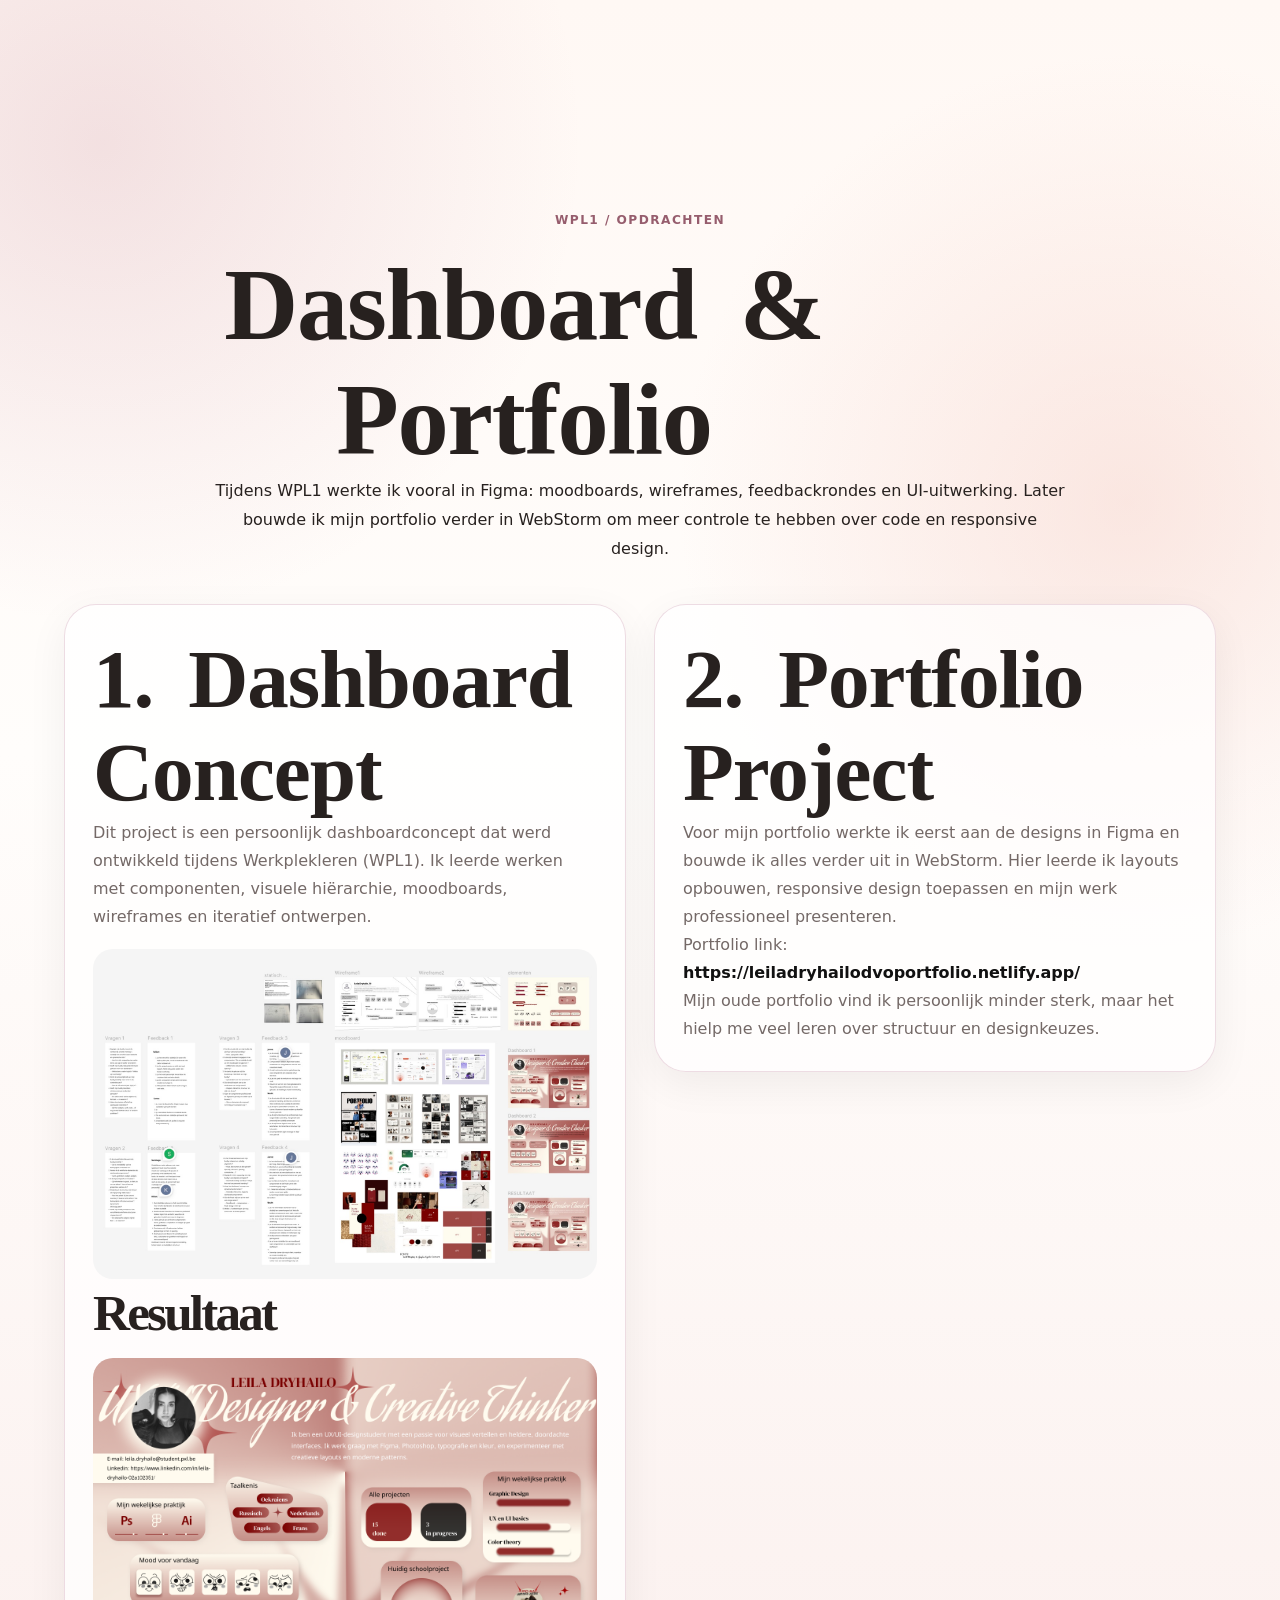
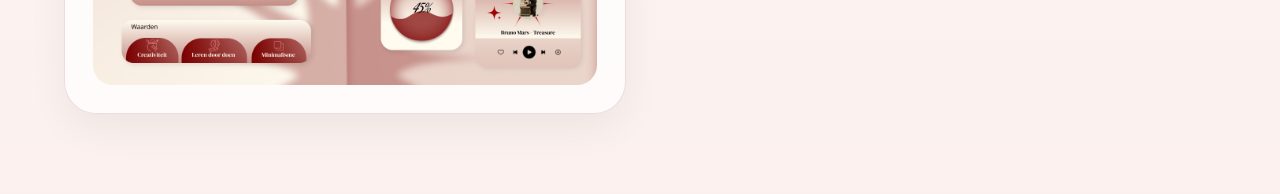
<file: wpl1.html>
<!DOCTYPE html>
<html lang="nl">
<head>
    <meta charset="UTF-8">
    <meta name="viewport" content="width=device-width, initial-scale=1.0">
    <title>WPL1 Opdrachten</title>
    <link rel="stylesheet" href="style.css">

    <style>
        a[href*="netlify.app"]{
            color:#111 !important;
            font-weight:700;
            text-decoration:none;
            border-bottom:2px solid transparent;
            transition:all .25s ease;
        }
        a[href*="netlify.app"]:hover{
            color:#8b0000 !important;
            background:#f3e4e4;
            border-bottom:2px solid #8b0000;
            padding:2px 5px;
            border-radius:6px;
        }
    </style>





    <style>
        header, .site-header, .header, .navbar, .header-container{
            position:fixed !important;
            top:0 !important;
            left:0 !important;
            width:100% !important;
            z-index:9999 !important;
            display:flex !important;
            align-items:center !important;
            justify-content:space-between !important;
        }
        header nav, .site-header nav, .navbar nav, .site-nav, .nav{
            margin-left:auto !important;
            display:flex !important;
            align-items:center !important;
            justify-content:flex-end !important;
            gap:28px !important;
        }
        body{
            padding-top:90px !important;
        }
        html{
            scroll-padding-top:100px !important;
        }
    </style>


    <style id="mobile-menu-fix">
        @media (max-width: 760px) {
            .site-nav,
            nav,
            .nav {
                display: none !important;
            }

            body.menu-open .site-nav,
            body.menu-open nav,
            body.menu-open .nav {
                display: flex !important;
                position: fixed !important;
                top: 72px !important;
                left: 16px !important;
                right: 16px !important;
                z-index: 9998 !important;
                flex-direction: column !important;
                align-items: center !important;
                gap: 20px !important;
                padding: 22px !important;
                border-radius: 24px !important;
                background: rgba(255,255,255,.94) !important;
                box-shadow: 0 18px 50px rgba(50,30,40,.12) !important;
            }

            .menu-toggle,
            button.menu-toggle,
            .mobile-menu-toggle {
                display: inline-flex !important;
                position: relative !important;
                z-index: 10000 !important;
            }
        }

        @media (min-width: 761px) {
            .site-nav,
            nav,
            .nav {
                display: flex !important;
            }
        }
    </style>

</head>
<body>
<main class="wpl1-wrap">
    <section class="wpl1-hero">
        <p class="eyebrow">WPL1 / Opdrachten</p>
        <h1>Dashboard & Portfolio</h1>
        <p class="lead">
            Tijdens WPL1 werkte ik vooral in Figma: moodboards, wireframes, feedbackrondes en UI-uitwerking.
            Later bouwde ik mijn portfolio verder in WebStorm om meer controle te hebben over code en responsive design.
        </p>
    </section>

    <div class="wpl1-grid">

        <div class="wpl1-card">
            <h2>1. Dashboard Concept</h2>
            <p>
                Dit project is een persoonlijk dashboardconcept dat werd ontwikkeld tijdens Werkplekleren (WPL1).
                Ik leerde werken met componenten, visuele hiërarchie, moodboards, wireframes en iteratief ontwerpen.
            </p>
            <img src="assets/images/wpl1_process.jpeg" alt="Proces screenshot">
            <h3>Resultaat</h3>
            <img src="assets/images/dashboard_result.png" alt="Dashboard resultaat">
        </div>

        <div class="wpl1-card">
            <h2>2. Portfolio Project</h2>
            <p>
                Voor mijn portfolio werkte ik eerst aan de designs in Figma en bouwde ik alles verder uit in WebStorm.
                Hier leerde ik layouts opbouwen, responsive design toepassen en mijn werk professioneel presenteren.
            </p>
            <p>
                Portfolio link:<br>
                <a href="https://leiladryhailodvoportfolio.netlify.app/" target="_blank">
                    https://leiladryhailodvoportfolio.netlify.app/
                </a>
            </p>
            <p>
                Mijn oude portfolio vind ik persoonlijk minder sterk, maar het hielp me veel leren over structuur en designkeuzes.
            </p>
        </div>

    </div>
</main>

<script id="mobile-menu-fix-script">
    document.addEventListener('DOMContentLoaded', function () {
        const buttons = Array.from(document.querySelectorAll('.menu-toggle, .mobile-menu-toggle, button'))
            .filter(btn => (btn.textContent || '').trim().toLowerCase() === 'menu' || btn.classList.contains('menu-toggle') || btn.classList.contains('mobile-menu-toggle'));

        buttons.forEach(function (button) {
            button.addEventListener('click', function (event) {
                event.stopPropagation();
                document.body.classList.toggle('menu-open');
            });
        });

        document.querySelectorAll('.site-nav a, nav a, .nav a').forEach(function (link) {
            link.addEventListener('click', function () {
                document.body.classList.remove('menu-open');
            });
        });

        document.addEventListener('click', function (event) {
            if (!document.body.classList.contains('menu-open')) return;
            const isMenu = event.target.closest('.site-nav, nav, .nav');
            const isButton = event.target.closest('.menu-toggle, .mobile-menu-toggle, button');
            if (!isMenu && !isButton) {
                document.body.classList.remove('menu-open');
            }
        });

        window.addEventListener('resize', function () {
            if (window.innerWidth > 760) {
                document.body.classList.remove('menu-open');
            }
        });
    });
</script>

</body>
</html>
</file>
<file: style.css>
:root{
    --bg:#fbf3f6;
    --bg-2:#f6e5eb;
    --ink:#251f22;
    --muted:#75686e;
    --line:#e7cfd9;
    --rose:#d9a0b5;
    --rose-dark:#a8667f;
    --cream:#fffaf7;
    --card:#fffefe;
    --shadow:0 28px 80px rgba(93,54,71,.14);
}

*{box-sizing:border-box;margin:0;padding:0}
html{scroll-behavior:smooth}
body{
    font-family:"Inter",system-ui,-apple-system,Segoe UI,sans-serif;
    color:var(--ink);
    background:
            radial-gradient(circle at top left, rgba(217,160,181,.45), transparent 38rem),
            linear-gradient(180deg,var(--bg),#fff 38%,var(--bg));
    line-height:1.65;
    overflow-x:hidden;
}
img,video{max-width:100%;display:block}
a{color:inherit;text-decoration:none}
.grain{
    pointer-events:none;
    position:fixed;
    inset:0;
    z-index:100;
    opacity:.08;
    background-image:url("data:image/svg+xml,%3Csvg viewBox='0 0 300 300' xmlns='http://www.w3.org/2000/svg'%3E%3Cfilter id='n'%3E%3CfeTurbulence type='fractalNoise' baseFrequency='.8' numOctaves='3' stitchTiles='stitch'/%3E%3C/filter%3E%3Crect width='300' height='300' filter='url(%23n)' opacity='.4'/%3E%3C/svg%3E");
}
.topbar{
    position:sticky;
    top:0;
    z-index:50;
    display:flex;
    align-items:center;
    justify-content:space-between;
    padding:24px clamp(20px,5vw,70px);
    backdrop-filter:blur(18px);
    background:rgba(251,243,246,.74);
    border-bottom:1px solid rgba(231,207,217,.6);
}
.brand{
    font-family:"Playfair Display",serif;
    font-size:1.35rem;
    font-weight:800;
}
.nav{display:flex;gap:26px;font-size:.9rem;color:var(--muted)}
.nav a{position:relative}
.nav a::after{
    content:"";
    position:absolute;
    left:0;
    bottom:-5px;
    width:0;
    height:1px;
    background:var(--rose-dark);
    transition:.3s;
}
.nav a:hover::after{width:100%}
.menu-toggle{display:none}

.section{
    padding:clamp(80px,10vw,150px) clamp(20px,7vw,110px);
}
.section-bleed{
    padding-left:clamp(20px,7vw,110px);
    padding-right:clamp(20px,7vw,110px);
}
.hero{
    min-height:calc(100vh - 86px);
    display:grid;
    grid-template-columns:1.05fr .95fr;
    align-items:center;
    gap:clamp(40px,7vw,100px);
    padding-top:50px;
    padding-bottom:90px;
}
.eyebrow{
    text-transform:uppercase;
    letter-spacing:.18em;
    font-size:.76rem;
    font-weight:800;
    color:var(--rose-dark);
    margin-bottom:18px;
}
h1,h2,h3{
    font-family:"Playfair Display",serif;
    letter-spacing:-.04em;
    line-height:.95;
}
h1{
    font-size:clamp(3.8rem,8vw,8.8rem);
    max-width:920px;
}
h2{
    font-size:clamp(3rem,6.5vw,7rem);
    max-width:1050px;
}
h3{
    font-size:clamp(2rem,3.2vw,4rem);
    margin-bottom:24px;
}
.hero-text{
    margin-top:28px;
    max-width:650px;
    font-size:1.12rem;
    color:var(--muted);
}
.hero-actions{display:flex;gap:14px;flex-wrap:wrap;margin-top:34px}
.button{
    display:inline-flex;
    align-items:center;
    justify-content:center;
    min-height:48px;
    padding:13px 24px;
    border-radius:999px;
    border:1px solid var(--line);
    font-weight:700;
    transition:.35s;
}
.button.primary{background:var(--ink);color:white;border-color:var(--ink)}
.button.ghost{background:rgba(255,255,255,.55)}
.button:hover{transform:translateY(-4px);box-shadow:var(--shadow)}
.hero-visual{position:relative;justify-self:center}
.portrait-card{
    width:min(440px,80vw);
    aspect-ratio:4/5;
    padding:14px;
    border-radius:42px;
    background:rgba(255,255,255,.68);
    border:1px solid rgba(255,255,255,.9);
    box-shadow:var(--shadow);
    transform:rotate(2deg);
}
.portrait-card img{
    width:100%;
    height:100%;
    object-fit:cover;
    border-radius:32px;
}
.floating-note{
    position:absolute;
    padding:14px 18px;
    border-radius:22px;
    background:rgba(255,255,255,.78);
    border:1px solid rgba(255,255,255,.8);
    box-shadow:0 16px 45px rgba(93,54,71,.13);
    backdrop-filter:blur(12px);
    font-size:.86rem;
    font-weight:800;
}
.note-one{left:-50px;bottom:12%}
.note-two{right:-38px;top:12%}

.section-head{
    display:grid;
    grid-template-columns:190px 1fr;
    gap:30px;
    align-items:start;
    border-top:1px solid var(--line);
    padding-top:34px;
    margin-bottom:60px;
}
.about-layout{
    display:grid;
    grid-template-columns:.8fr 1.2fr;
    gap:40px;
}
.about-text{
    font-size:1.3rem;
    color:var(--muted);
}
.about-text p+p{margin-top:24px}
.info-grid{
    display:grid;
    grid-template-columns:repeat(2,minmax(0,1fr));
    gap:16px;
}
.info-grid article{
    background:rgba(255,255,255,.7);
    border:1px solid rgba(231,207,217,.8);
    border-radius:28px;
    padding:26px;
}
.info-grid span{
    display:block;
    color:var(--rose-dark);
    text-transform:uppercase;
    font-size:.75rem;
    letter-spacing:.16em;
    font-weight:800;
    margin-bottom:12px;
}
.info-grid p{color:var(--muted)}

.case{
    position:relative;
    display:grid;
    grid-template-columns:90px minmax(260px,.72fr) minmax(360px,1.28fr);
    gap:clamp(20px,3vw,44px);
    align-items:start;
    padding:54px 0 90px;
    border-top:1px solid var(--line);
}
.case-number{
    font-family:"Playfair Display",serif;
    font-size:3.2rem;
    color:var(--rose);
    line-height:1;
}
.project-type{
    color:var(--rose-dark);
    font-size:.8rem;
    font-weight:800;
    text-transform:uppercase;
    letter-spacing:.16em;
    margin-bottom:14px;
}
.case-copy p{
    color:var(--muted);
    margin-bottom:16px;
}
.tools{
    color:var(--ink)!important;
    font-weight:800;
}
.streamsy-showcase{
    display:grid;
    grid-template-columns:1fr 210px;
    gap:22px;
    align-items:center;
}
.laptop{
    background:#1f1c1e;
    border-radius:24px;
    padding:12px;
    box-shadow:var(--shadow);
}
.laptop-bar{
    height:28px;
    display:flex;
    align-items:center;
    gap:7px;
    padding-left:8px;
}
.laptop-bar span{
    width:10px;height:10px;border-radius:50%;
    background:#f2cad8;
}
.laptop-screen{
    height:360px;
    overflow-y:auto;
    overflow-x:hidden;
    border-radius:12px;
    background:white;
}
.laptop-screen img{
    width:100%;
    height:auto;
}
.scroll-area{
    scrollbar-width:thin;
    scrollbar-color:var(--rose) #f4edf0;
}
.scroll-area::-webkit-scrollbar{width:9px}
.scroll-area::-webkit-scrollbar-thumb{background:var(--rose);border-radius:99px}
.scroll-area::-webkit-scrollbar-track{background:#f4edf0}

.phone-video{
    border-radius:34px;
    padding:10px;
    background:#201d20;
    box-shadow:var(--shadow);
}
.phone-video video{
    width:100%;
    aspect-ratio:9/16;
    object-fit:cover;
    border-radius:26px;
}
.image-panel,
.video-panel{
    padding:14px;
    background:rgba(255,255,255,.66);
    border:1px solid rgba(231,207,217,.8);
    border-radius:34px;
    box-shadow:var(--shadow);
}
.image-panel img,
.video-panel video{
    border-radius:24px;
    width:100%;
}
.project-gallery{
    display:grid;
    gap:14px;
}
.muscle-grid{
    grid-template-columns:repeat(3,1fr);
}
.project-gallery img,
.monogram-layout img,
.edit-wall img,
.wpl-visuals img{
    width:100%;
    border-radius:26px;
    box-shadow:0 18px 55px rgba(93,54,71,.12);
    background:white;
}
.monogram-layout{display:grid;gap:22px}
.process-grid{
    display:grid;
    grid-template-columns:repeat(2,1fr);
    gap:14px;
}
.result-grid{
    display:grid;
    grid-template-columns:repeat(3,1fr);
    gap:14px;
}
.edit-wall{
    columns:3 190px;
    column-gap:14px;
}
.edit-wall img{
    margin:0 0 14px;
    break-inside:avoid;
}
.wpl-layout{
    display:grid;
    grid-template-columns:1.15fr .85fr;
    gap:40px;
}
.wpl-visuals{
    display:grid;
    gap:18px;
}
.wpl-copy{
    position:sticky;
    top:120px;
    align-self:start;
    background:rgba(255,255,255,.62);
    border:1px solid rgba(231,207,217,.8);
    border-radius:34px;
    padding:34px;
    box-shadow:var(--shadow);
}
.wpl-copy h3{
    font-size:2rem;
    margin-top:22px;
    margin-bottom:12px;
}
.wpl-copy h3:first-child{margin-top:0}
.wpl-copy p{color:var(--muted);margin-bottom:14px}
.large-text{
    max-width:980px;
    font-size:clamp(1.55rem,3vw,3.2rem);
    font-family:"Playfair Display",serif;
    line-height:1.08;
    letter-spacing:-.035em;
    color:var(--ink);
}
.contact-card{
    min-height:440px;
    display:flex;
    flex-direction:column;
    justify-content:center;
    padding:clamp(30px,7vw,86px);
    border-radius:46px;
    background:
            radial-gradient(circle at 78% 20%, rgba(217,160,181,.45), transparent 23rem),
            linear-gradient(135deg,#fff,var(--bg-2));
    box-shadow:var(--shadow);
}
.contact-card h2{max-width:900px}
.contact-links{
    display:flex;
    flex-wrap:wrap;
    gap:12px;
    margin-top:34px;
}
.contact-links a{
    padding:12px 18px;
    border-radius:999px;
    background:rgba(255,255,255,.7);
    border:1px solid var(--line);
    font-weight:800;
}
footer{
    padding:30px;
    text-align:center;
    color:var(--muted);
}
.reveal{
    opacity:0;
    transform:translateY(38px);
    transition:opacity .9s ease, transform .9s ease;
}
.reveal.visible{
    opacity:1;
    transform:translateY(0);
}

@media(max-width:1050px){
    .hero,.about-layout,.wpl-layout{grid-template-columns:1fr}
    .case{grid-template-columns:70px 1fr}
    .case > :last-child{grid-column:2}
    .streamsy-showcase{grid-template-columns:1fr}
    .phone-video{max-width:260px}
    .wpl-copy{position:static}
}
@media(max-width:760px){
    .topbar{align-items:flex-start}
    .menu-toggle{
        display:block;
        border:1px solid var(--line);
        background:white;
        border-radius:999px;
        padding:9px 14px;
    }
    .nav{
        display:none;
        position:absolute;
        top:70px;
        left:20px;
        right:20px;
        flex-direction:column;
        padding:20px;
        border-radius:24px;
        background:rgba(255,255,255,.94);
        box-shadow:var(--shadow);
    }
    .nav.open{display:flex}
    .section-head{grid-template-columns:1fr}
    .info-grid,.process-grid,.result-grid,.muscle-grid{grid-template-columns:1fr}
    .case{grid-template-columns:1fr;gap:16px}
    .case > :last-child{grid-column:auto}
    .laptop-screen{height:300px}
    h1{font-size:3.5rem}
    h2{font-size:2.8rem}
    .note-one,.note-two{display:none}
}


.portfolio-cover{
    min-height:calc(100vh - 86px);
    display:grid;
    grid-template-columns:1.15fr .85fr;
    gap:clamp(34px,7vw,100px);
    align-items:center;
    padding-top:55px;
    padding-bottom:90px;
    position:relative;
}
.portfolio-cover::before{
    content:"";
    position:absolute;
    width:34vw;
    height:34vw;
    border-radius:50%;
    background:rgba(217,160,181,.22);
    filter:blur(30px);
    right:8%;
    top:15%;
    z-index:-1;
    animation:pulseBlob 8s ease-in-out infinite;
}
@keyframes pulseBlob{
    0%,100%{transform:scale(1) translate(0,0);}
    50%{transform:scale(1.12) translate(-14px,18px);}
}
.cover-left h1{
    font-size:clamp(5rem,12vw,13rem);
    letter-spacing:-.08em;
    line-height:.76;
}
.cover-subtitle{
    max-width:620px;
    margin-top:32px;
    color:var(--muted);
    font-size:1.12rem;
}
.cover-right{
    min-height:570px;
    position:relative;
}
.big-year{
    position:absolute;
    inset:auto 0 20px auto;
    font-family:"Playfair Display",serif;
    font-size:clamp(4rem,8vw,8rem);
    line-height:.78;
    letter-spacing:-.08em;
    color:rgba(37,31,34,.08);
    text-align:right;
}
.cover-card{
    position:absolute;
    width:min(260px,70vw);
    padding:24px;
    border-radius:34px;
    background:rgba(255,255,255,.68);
    border:1px solid rgba(255,255,255,.9);
    box-shadow:var(--shadow);
    backdrop-filter:blur(16px);
    transition:.4s ease;
}
.cover-card:hover{
    transform:translateY(-10px) rotate(0deg)!important;
}
.cover-card span{
    display:block;
    font-family:"Playfair Display",serif;
    font-size:3.2rem;
    color:var(--rose);
    line-height:1;
}
.cover-card p{
    margin-top:18px;
    font-weight:800;
}
.cover-card-one{
    top:18px;
    left:0;
    transform:rotate(-5deg);
}
.cover-card-two{
    top:190px;
    right:10px;
    transform:rotate(4deg);
}
.cover-card-three{
    bottom:98px;
    left:50px;
    transform:rotate(-2deg);
}
.about-with-photo{
    grid-template-columns:.55fr .75fr 1.2fr;
}
.about-photo{
    align-self:start;
    position:sticky;
    top:120px;
}
.about-photo img{
    width:100%;
    aspect-ratio:4/5;
    object-fit:cover;
    border-radius:34px;
    box-shadow:var(--shadow);
    transform:rotate(-2deg);
}
.personal-note{
    margin-top:28px;
    padding:22px;
    border-radius:28px;
    background:rgba(255,255,255,.7);
    border:1px solid var(--line);
}
.personal-note span{
    display:block;
    color:var(--rose-dark);
    font-weight:800;
    text-transform:uppercase;
    letter-spacing:.16em;
    font-size:.72rem;
    margin-bottom:8px;
}
.skill-card{
    grid-column:span 2;
}
.skill-list{
    display:grid;
    grid-template-columns:repeat(5,1fr);
    gap:10px;
    margin-top:12px;
}
.skill-list div{
    padding:16px 12px;
    border-radius:20px;
    background:#fff7fa;
    border:1px solid rgba(231,207,217,.8);
    transition:.35s;
}
.skill-list div:hover{
    transform:translateY(-6px);
    background:#fff;
    box-shadow:0 14px 40px rgba(93,54,71,.1);
}
.skill-list b{
    display:block;
    font-size:.92rem;
}
.skill-list small{
    display:block;
    color:var(--muted);
    line-height:1.35;
    margin-top:6px;
}
.section-caption{
    color:var(--muted);
    max-width:520px;
    margin-top:20px;
}
.case{
    transition:background .35s ease, border-radius .35s ease, padding-left .35s ease, padding-right .35s ease;
}
.case:hover{
    background:rgba(255,255,255,.28);
    border-radius:36px;
    padding-left:24px;
    padding-right:24px;
}
img{
    transition:transform .55s ease, filter .55s ease;
}
.project-gallery img:hover,
.monogram-layout img:hover,
.edit-wall img:hover,
.wpl-visuals img:hover,
.image-panel img:hover{
    transform:translateY(-8px) scale(1.015);
    filter:saturate(1.05);
}
.laptop{
    transform:perspective(1000px) rotateX(1deg);
    transition:.45s ease;
}
.laptop:hover{
    transform:perspective(1000px) rotateX(0) translateY(-8px);
}
@keyframes softFloat{
    0%,100%{transform:translateY(0);}
    50%{transform:translateY(-12px);}
}
.phone-video{
    animation:softFloat 5s ease-in-out infinite;
}
.cursor-dot{
    position:fixed;
    width:12px;
    height:12px;
    border-radius:50%;
    background:var(--rose-dark);
    pointer-events:none;
    z-index:999;
    opacity:.35;
    transform:translate(-50%,-50%);
}

@media(max-width:1050px){
    .portfolio-cover{grid-template-columns:1fr}
    .cover-right{min-height:420px}
    .about-with-photo{grid-template-columns:1fr}
    .about-photo{position:static;max-width:320px}
    .skill-list{grid-template-columns:repeat(2,1fr)}
    .skill-card{grid-column:auto}
}
@media(max-width:760px){
    .cover-left h1{font-size:4.8rem}
    .cover-right{min-height:360px}
    .cover-card{width:210px}
    .cover-card-two{top:145px}
    .cover-card-three{bottom:45px;left:15px}
    .skill-list{grid-template-columns:1fr}
}



:root{--bg:#fff8f4;--bg-2:#f7e4e1;--ink:#27211f;--muted:#746967;--line:#ead2cf;--rose:#c88999;--rose-dark:#965d6d;--cream:#fffdf9;}
body{font-family:"DM Sans",system-ui,-apple-system,Segoe UI,sans-serif;background:radial-gradient(circle at 8% 8%, rgba(200,137,153,.22), transparent 30rem),radial-gradient(circle at 88% 28%, rgba(245,205,196,.45), transparent 28rem),linear-gradient(180deg,#fff8f4,#fffdfb 42%,#fbf0ee);}
h1,h2,h3,.brand,.big-year,.case-number,.cover-card span{font-family:"Fraunces", Georgia, serif;}
h1,h2,h3{letter-spacing:-.055em;}
.button{border-radius:18px 999px 999px 18px;min-height:46px;padding:12px 22px;font-size:.92rem;box-shadow:none;}
.button.primary{background:#2b2523;}
.button.ghost{background:#fffaf7;}
.button:hover{transform:translateY(-3px) rotate(-.7deg);box-shadow:0 18px 44px rgba(106,70,76,.12);}
.topbar{background:rgba(255,248,244,.78);}
.cover-card{border-radius:28px;}
.cover-card-one{transform:rotate(-3deg)}.cover-card-two{transform:rotate(2deg)}.cover-card-three{transform:rotate(-1deg)}
.case:hover{background:rgba(255,255,255,.42);border-radius:28px;}
.case-copy p{font-size:.98rem;}.project-type,.eyebrow{letter-spacing:.12em;}
.kikk-assets{display:grid;grid-template-columns:.75fr .75fr 1.35fr;gap:16px;align-items:end;}
.gif-card{position:relative;overflow:hidden;padding:12px;border-radius:28px;background:rgba(255,255,255,.7);border:1px solid rgba(234,210,207,.85);box-shadow:0 24px 60px rgba(106,70,76,.12);}
.gif-card img{width:100%;height:auto;border-radius:20px;object-fit:cover;}
.gif-card.story img{aspect-ratio:9/16;}.gif-card.post img{aspect-ratio:1/1;}.gif-card.landscape img{aspect-ratio:1.91/1;}
.gif-card figcaption{margin-top:10px;color:var(--muted);font-size:.82rem;}
.free-story{max-width:980px;display:grid;grid-template-columns:repeat(3,1fr);gap:22px;}
.free-story p{font-family:"DM Sans",system-ui,sans-serif;font-size:1.05rem;line-height:1.85;color:var(--muted);font-weight:400;padding:24px;border-radius:28px;background:rgba(255,255,255,.56);border:1px solid rgba(234,210,207,.75);}
.contact-links a{border-radius:16px 999px 999px 16px;transition:.3s ease;}.contact-links a:hover{transform:translateY(-4px) rotate(-1deg);background:#fff;}.cursor-dot{opacity:.24;}
@media(max-width:1050px){.kikk-assets{grid-template-columns:1fr 1fr}.gif-card.landscape{grid-column:1 / -1}.free-story{grid-template-columns:1fr}}
@media(max-width:760px){.kikk-assets{grid-template-columns:1fr}.gif-card.landscape{grid-column:auto}}


.cover-subtitle{max-width:720px}.personal-note p{font-size:.96rem}.skill-card{grid-column:span 2}.skill-list{display:grid;grid-template-columns:repeat(5,minmax(0,1fr));gap:10px}.skill-list div{padding:16px 12px;border-radius:18px;background:rgba(255,250,247,.85);border:1px solid rgba(234,210,207,.8)}.skill-list b{display:block;font-size:.9rem}.skill-list small{display:block;margin-top:6px;line-height:1.3;color:var(--muted)}
.kikk-showcase{display:grid;grid-template-columns:.72fr .72fr 1.36fr;grid-template-areas:"story post banner";gap:18px;align-items:end}.kikk-item{margin:0;padding:12px;border-radius:26px;background:rgba(255,255,255,.72);border:1px solid rgba(231,207,217,.85);box-shadow:0 24px 65px rgba(93,54,71,.12);overflow:hidden;transition:.45s ease}.kikk-item:hover{transform:translateY(-8px) rotate(-.5deg)}.kikk-item img{width:100%;height:auto;display:block;border-radius:18px;object-fit:cover}.kikk-story{grid-area:story}.kikk-post{grid-area:post}.kikk-banner{grid-area:banner}.kikk-story img{aspect-ratio:9/16}.kikk-post img{aspect-ratio:1/1}.kikk-banner img{aspect-ratio:1.91/1}.kikk-item figcaption{margin-top:10px;font-size:.82rem;color:var(--muted)}
.free-layout{display:grid;grid-template-columns:.9fr 1.1fr;gap:32px;align-items:start}.free-intro{padding:32px;border-radius:30px;background:rgba(255,255,255,.58);border:1px solid rgba(231,207,217,.75)}.free-intro p{font-family:inherit;font-size:1.08rem;font-weight:400;line-height:1.9;color:var(--muted)}.free-mini-grid{display:grid;gap:14px}.free-mini-grid article{padding:24px;border-radius:28px;background:rgba(255,255,255,.74);border:1px solid rgba(231,207,217,.75);box-shadow:0 18px 45px rgba(93,54,71,.08)}.free-mini-grid span{color:var(--rose-dark);font-size:.78rem;font-weight:800;letter-spacing:.14em}.free-mini-grid h3{font-family:inherit;letter-spacing:0;line-height:1.15;font-size:1.1rem;margin:10px 0}.free-mini-grid p{color:var(--muted);font-size:.98rem}.large-text{font-family:inherit!important;font-size:1.1rem!important;line-height:1.85!important;font-weight:400!important;color:var(--muted)!important}
@media(max-width:1050px){.skill-list{grid-template-columns:repeat(2,1fr)}.kikk-showcase{grid-template-columns:1fr 1fr;grid-template-areas:"story post" "banner banner"}.free-layout{grid-template-columns:1fr}}@media(max-width:760px){.skill-list{grid-template-columns:1fr}.kikk-showcase{grid-template-columns:1fr;grid-template-areas:"story" "post" "banner"}}


.kikk-showcase{
    display:grid !important;
    grid-template-columns:0.72fr 0.72fr 1.36fr !important;
    gap:18px !important;
    align-items:end !important;
}
.kikk-item{
    margin:0;
    padding:12px;
    border-radius:26px;
    background:rgba(255,255,255,.72);
    border:1px solid rgba(231,207,217,.85);
    box-shadow:0 24px 65px rgba(93,54,71,.12);
    overflow:hidden;
}
.kikk-item object,
.kikk-item img{
    width:100%;
    display:block;
    border-radius:18px;
    object-fit:cover;
    overflow:hidden;
}
.kikk-story object,
.kikk-story img{
    aspect-ratio:9/16;
}
.kikk-post object,
.kikk-post img{
    aspect-ratio:1/1;
}
.kikk-banner object,
.kikk-banner img{
    aspect-ratio:1.91/1;
}
.kikk-item figcaption{
    margin-top:10px;
    color:var(--muted);
    font-size:.82rem;
}
.contact-card h2{
    font-size:clamp(3rem,5.8vw,6.2rem);
    max-width:980px;
}
.info-grid{
    grid-template-columns:repeat(3,minmax(0,1fr));
}
@media(max-width:1050px){
    .kikk-showcase{
        grid-template-columns:1fr 1fr !important;
    }
    .kikk-banner{
        grid-column:1 / -1;
    }
    .info-grid{
        grid-template-columns:1fr 1fr;
    }
}
@media(max-width:760px){
    .kikk-showcase{
        grid-template-columns:1fr !important;
    }
    .kikk-banner{
        grid-column:auto;
    }
    .info-grid{
        grid-template-columns:1fr;
    }
}



.auto-video,
.phone-video video,
.laptop video,
.prototype video {
    width: 100%;
    height: 100%;
    object-fit: cover;
    transform: scale(1.12);
    transform-origin: center center;
}

.phone-video,
.laptop,
.prototype {
    overflow: hidden;
}

.contact-card h2 {
    font-size: clamp(3rem, 5vw, 6rem);
}


.wpl2-extra {
    padding: 0 clamp(20px, 7vw, 110px) 110px;
}

.small-head {
    margin-bottom: 30px;
}

.small-head h2 {
    font-size: clamp(2.8rem, 5.5vw, 6rem);
}

.wpl2-extra-text {
    max-width: 760px;
    color: var(--muted);
    margin-bottom: 30px;
    line-height: 1.8;
}

.wpl2-gallery {
    display: grid;
    grid-template-columns: 1fr 1fr;
    gap: 22px;
    align-items: start;
}

.wpl2-gallery img {
    width: 100%;
    border-radius: 34px;
    box-shadow: 0 25px 70px rgba(93,54,71,.12);
    background: white;
}

.auto-video,
.phone-video video,
.laptop video,
.prototype video {
    width: 100%;
    height: 100%;
    object-fit: cover;
    transform: scale(1.12);
    transform-origin: center center;
}

.phone-video,
.laptop,
.prototype {
    overflow: hidden;
}

@media(max-width:760px) {
    .wpl2-gallery {
        grid-template-columns: 1fr;
    }
}


.kikk-video-showcase {
    display: grid !important;
    grid-template-columns: .72fr .72fr 1.36fr !important;
    gap: 18px !important;
    align-items: end !important;
}

.kikk-video-card {
    margin: 0;
    padding: 12px;
    border-radius: 26px;
    background: rgba(255,255,255,.72);
    border: 1px solid rgba(231,207,217,.85);
    box-shadow: 0 24px 65px rgba(93,54,71,.12);
    overflow: hidden;
}

.kikk-video-card video {
    width: 100%;
    display: block;
    border-radius: 18px;
    object-fit: cover;
    transform: scale(1.08);
    transform-origin: center center;
}

.kikk-video-card:nth-child(1) video { aspect-ratio: 9 / 16; }
.kikk-video-card:nth-child(2) video { aspect-ratio: 1 / 1; }
.kikk-video-card:nth-child(3) video { aspect-ratio: 1.91 / 1; }

.kikk-video-card figcaption {
    margin-top: 10px;
    color: var(--muted);
    font-size: .82rem;
}

.phone-video video,
.laptop video,
.auto-video {
    width: 100%;
    height: 100%;
    object-fit: cover;
    transform: scale(1.12);
    transform-origin: center center;
}

.phone-video,
.laptop {
    overflow: hidden;
}

@media(max-width:1050px) {
    .kikk-video-showcase {
        grid-template-columns: 1fr 1fr !important;
    }
    .kikk-video-card:nth-child(3) {
        grid-column: 1 / -1;
    }
}

@media(max-width:760px) {
    .kikk-video-showcase {
        grid-template-columns: 1fr !important;
    }
    .kikk-video-card:nth-child(3) {
        grid-column: auto;
    }
}

.case:has(.kikk-correct-showcase) {
    grid-template-columns: 70px 0.65fr 1.75fr !important;
    gap: 34px !important;
}

.kikk-correct-showcase {
    display: grid !important;
    grid-template-columns: 0.72fr 0.95fr 1.55fr !important;
    gap: 18px !important;
    align-items: end !important;
    width: 100% !important;
}

.kikk-correct-showcase .kikk-item {
    margin: 0 !important;
    padding: 10px !important;
    border-radius: 26px !important;
    background: rgba(255,255,255,.78) !important;
    border: 1px solid rgba(231,207,217,.85) !important;
    box-shadow: 0 24px 65px rgba(93,54,71,.12) !important;
    overflow: hidden !important;
}

.kikk-correct-showcase video {
    width: 100% !important;
    height: auto !important;
    display: block !important;
    border-radius: 18px !important;
    object-fit: cover !important;
    transform: none !important;
}

.kikk-story-card video {
    aspect-ratio: 9 / 16 !important;
}

.kikk-post-card video {
    aspect-ratio: 4 / 5 !important;
}

.kikk-banner-card video {
    aspect-ratio: 1.91 / 1 !important;
}

.kikk-correct-showcase figcaption {
    margin-top: 10px !important;
    color: var(--muted) !important;
    font-size: .88rem !important;
}

@media(max-width:1050px) {
    .case:has(.kikk-correct-showcase) {
        grid-template-columns: 70px 1fr !important;
    }
    .kikk-correct-showcase {
        grid-column: 2 !important;
        grid-template-columns: 1fr 1fr !important;
    }
    .kikk-banner-card {
        grid-column: 1 / -1 !important;
    }
}

@media(max-width:760px) {
    .case:has(.kikk-correct-showcase) {
        grid-template-columns: 1fr !important;
    }
    .kikk-correct-showcase {
        grid-column: auto !important;
        grid-template-columns: 1fr !important;
    }
    .kikk-banner-card {
        grid-column: auto !important;
    }
}


.wpl2-campaign-start{
    display:grid;
    grid-template-columns:.42fr .58fr;
    gap:30px;
    align-items:start;
    margin-bottom:70px;
}
.wpl2-campaign-start h3{
    font-size:clamp(2rem,3.2vw,4rem);
}
.campaign-text p{
    color:var(--muted);
    line-height:1.75;
}
.campaign-media-grid{
    display:grid;
    grid-template-columns:1fr 1fr;
    gap:14px;
}
.campaign-media-grid img,
.campaign-media-grid video{
    width:100%;
    height:260px;
    object-fit:cover;
    border-radius:24px;
    box-shadow:0 20px 55px rgba(93,54,71,.12);
    background:white;
}
.campaign-media-grid img:nth-child(3){
    grid-column:1 / -1;
    height:260px;
    object-fit:cover;
}
.campaign-media-grid video{
    grid-column:1 / -1;
    height:300px;
}
@media(max-width:900px){
    .wpl2-campaign-start{
        grid-template-columns:1fr;
    }
    .campaign-media-grid{
        grid-template-columns:1fr;
    }
    .campaign-media-grid img:nth-child(3),
    .campaign-media-grid video{
        grid-column:auto;
    }
}


.wpl2-campaign-start {
    display: grid !important;
    grid-template-columns: 1fr !important;
    max-width: 1320px !important;
    margin: 0 auto 90px auto !important;
}

.campaign-media-grid {
    display: grid !important;
    grid-template-columns: repeat(2, minmax(0, 1fr)) !important;
    gap: 18px !important;
    align-items: start !important;
}

.campaign-media-grid img {
    width: 100% !important;
    height: 280px !important;
    object-fit: cover !important;
    transform: none !important;
    border-radius: 24px !important;
}

.campaign-media-grid img:nth-child(3) {
    grid-column: 1 / -1 !important;
    height: auto !important;
    max-height: 420px !important;
    object-fit: contain !important;
    background: #fff !important;
    padding: 18px !important;
}

.campaign-media-grid video {
    grid-column: 1 / -1 !important;
    width: 100% !important;
    max-width: 850px !important;
    height: 420px !important;
    margin: 0 auto !important;
    object-fit: cover !important;
    border-radius: 26px !important;
}

@media (max-width: 900px) {
    .campaign-media-grid {
        grid-template-columns: 1fr !important;
    }

    .campaign-media-grid video {
        height: 320px !important;
    }
}


.campaign-media-grid video {
    width: 320px !important;
    height: 568px !important;
    aspect-ratio: 9 / 16 !important;
    object-fit: cover !important;
    display: block !important;
    margin: 40px auto !important;
    border-radius: 32px !important;
    box-shadow: 0 30px 90px rgba(0,0,0,.10) !important;
    max-width: none !important;
}


.compact-info {
    display: grid !important;
    grid-template-columns: repeat(3, minmax(0, 1fr)) !important;
    gap: 18px !important;
    align-items: stretch !important;
}

.compact-info article {
    min-height: auto !important;
    padding: 30px !important;
    border-radius: 30px !important;
}

.compact-info span {
    margin-bottom: 22px !important;
}

.mini-list {
    display: grid;
    gap: 14px;
}

.mini-item {
    padding: 16px 18px;
    border-radius: 18px;
    background: rgba(247, 228, 225, .35);
    border: 1px solid rgba(231, 207, 217, .65);
}

.mini-item strong {
    display: block;
    font-size: 1rem;
    line-height: 1.35;
    color: var(--ink);
    margin-bottom: 6px;
}

.mini-item p {
    margin: 0 !important;
    font-size: .95rem;
    line-height: 1.45;
}

.language-list {
    display: grid;
    gap: 10px;
}

.language-list p {
    display: flex;
    justify-content: space-between;
    gap: 14px;
    align-items: center;
    margin: 0 !important;
    padding: 11px 0;
    border-bottom: 1px solid rgba(231, 207, 217, .7);
    font-size: .98rem;
    line-height: 1.3;
}

.language-list p:last-child {
    border-bottom: 0;
}

.language-list strong {
    color: var(--ink);
    font-weight: 700;
}

.language-list small {
    color: var(--muted);
    font-size: .88rem;
    text-align: right;
}

.skill-chips {
    display: flex;
    flex-wrap: wrap;
    gap: 10px;
}

.skill-chips p {
    margin: 0 !important;
    padding: 10px 14px;
    border-radius: 999px;
    background: rgba(247, 228, 225, .4);
    border: 1px solid rgba(231, 207, 217, .7);
    font-size: .92rem;
    line-height: 1.2;
    color: var(--muted);
}

@media (max-width: 1050px) {
    .compact-info {
        grid-template-columns: 1fr !important;
    }
}


.portfolio-cover {
    grid-template-columns: 0.95fr 1.05fr !important;
    gap: clamp(40px, 6vw, 90px) !important;
    align-items: center !important;
}

.cover-left h1 {
    font-size: clamp(5rem, 10vw, 11rem) !important;
    line-height: .82 !important;
    letter-spacing: -.075em !important;
    margin: 0 !important;
}

.cover-subtitle {
    max-width: 650px !important;
    line-height: 1.65 !important;
    margin-top: 28px !important;
}

.cover-right {
    min-height: auto !important;
    position: relative !important;
}

.capability-grid {
    display: grid;
    grid-template-columns: repeat(2, minmax(0, 1fr));
    gap: 16px;
    position: relative;
    z-index: 2;
}

.capability-grid article {
    min-height: 118px;
    padding: 22px;
    border-radius: 28px;
    background: rgba(255,255,255,.68);
    border: 1px solid rgba(231,207,217,.75);
    box-shadow: 0 20px 60px rgba(93,54,71,.09);
    transition: transform .35s ease, box-shadow .35s ease;
}

.capability-grid article:hover {
    transform: translateY(-6px);
    box-shadow: 0 28px 80px rgba(93,54,71,.14);
}

.capability-grid span {
    display: block;
    font-family: "Fraunces", Georgia, serif;
    font-size: 2.4rem;
    line-height: 1;
    color: var(--rose);
    margin-bottom: 14px;
}

.capability-grid p {
    margin: 0;
    font-weight: 700;
    color: var(--ink);
}

.clean-big-year {
    position: absolute !important;
    right: -10px !important;
    bottom: -54px !important;
    font-size: clamp(4rem, 7vw, 7rem) !important;
    line-height: .85 !important;
    opacity: .45;
    z-index: 1;
    pointer-events: none;
    max-width: none !important;
    white-space: nowrap;
}

.about-layout.about-with-photo {
    display: grid !important;
    grid-template-columns: 280px minmax(360px, 520px) minmax(420px, 1fr) !important;
    gap: 34px !important;
    align-items: start !important;
}

.about-photo img {
    height: 360px !important;
    object-fit: cover !important;
}

.about-text {
    font-size: 1.08rem !important;
}

.about-text p {
    line-height: 1.75 !important;
}

.personal-note {
    padding: 20px !important;
}

.compact-info {
    display: grid !important;
    grid-template-columns: repeat(3, minmax(0, 1fr)) !important;
    gap: 16px !important;
    height: auto !important;
}

.compact-info article {
    padding: 26px !important;
    border-radius: 28px !important;
    min-height: 360px !important;
    height: auto !important;
}

.mini-item {
    padding: 15px !important;
}

.mini-item strong {
    font-size: .94rem !important;
}

.language-list p {
    padding: 9px 0 !important;
}

.skill-chips {
    align-content: flex-start !important;
}

.skill-chips p {
    font-size: .88rem !important;
}

@media (max-width: 1180px) {
    .portfolio-cover {
        grid-template-columns: 1fr !important;
    }
    .cover-right {
        width: 100% !important;
    }
    .about-layout.about-with-photo {
        grid-template-columns: 1fr !important;
    }
    .about-photo {
        max-width: 320px !important;
    }
    .compact-info {
        grid-template-columns: 1fr !important;
    }
    .compact-info article {
        min-height: auto !important;
    }
}

@media (max-width: 760px) {
    .capability-grid {
        grid-template-columns: 1fr;
    }
    .cover-left h1 {
        font-size: 4.6rem !important;
    }
    .clean-big-year {
        display: none;
    }
}


.personal-note {
    background: rgba(247, 228, 225, .45) !important;
    border: 0 !important;
    box-shadow: none !important;
    border-radius: 24px !important;
    padding: 22px 24px !important;
    text-align: left !important;
}

.personal-note span {
    display: block !important;
    margin-bottom: 12px !important;
}

.personal-note p {
    margin: 0 !important;
    line-height: 1.65 !important;
    max-width: 100% !important;
}

.compact-info {
    align-items: stretch !important;
}

.compact-info article {
    background: rgba(255,255,255,.62) !important;
    border: 1px solid rgba(231,207,217,.62) !important;
    box-shadow: none !important;
    min-height: auto !important;
}

.mini-item,
.skill-chips p {
    background: rgba(247, 228, 225, .48) !important;
    border: 0 !important;
}

.language-list p {
    border-bottom: 1px solid rgba(231,207,217,.45) !important;
}

.skill-chips {
    display: grid !important;
    grid-template-columns: 1fr 1fr !important;
    gap: 10px !important;
}

.skill-chips p {
    text-align: center !important;
    white-space: normal !important;
    border-radius: 18px !important;
}

@media (max-width: 760px) {
    .skill-chips {
        grid-template-columns: 1fr !important;
    }
}


.about-layout.about-with-photo {
    grid-template-columns: 280px minmax(360px, 520px) minmax(520px, 1fr) !important;
}

.compact-info {
    grid-template-columns: repeat(3, minmax(0, 1fr)) !important;
    gap: 18px !important;
    overflow: visible !important;
}

.compact-info article {
    overflow: hidden !important;
    min-width: 0 !important;
}

.language-list p {
    display: grid !important;
    grid-template-columns: minmax(120px, 1fr) auto !important;
    gap: 18px !important;
    align-items: center !important;
}

.language-list strong,
.language-list small {
    min-width: 0 !important;
    white-space: nowrap !important;
}

.skill-chips {
    display: grid !important;
    grid-template-columns: 1fr !important;
    gap: 12px !important;
    width: 100% !important;
}

.skill-chips p {
    width: 100% !important;
    max-width: 100% !important;
    box-sizing: border-box !important;
    text-align: center !important;
    padding: 12px 14px !important;
    border-radius: 999px !important;
    font-size: .9rem !important;
    line-height: 1.25 !important;
    white-space: normal !important;
    overflow-wrap: break-word !important;
}

@media (min-width: 1280px) {
    .compact-info article {
        min-height: 360px !important;
    }
}

@media (max-width: 1180px) {
    .about-layout.about-with-photo {
        grid-template-columns: 1fr !important;
    }

    .compact-info {
        grid-template-columns: 1fr !important;
    }
}


.compact-info{
    display:grid!important;
    grid-template-columns:repeat(3,minmax(0,1fr))!important;
    gap:28px!important;
    align-items:start!important;
}

.compact-info article{
    overflow:hidden!important;
    width:100%!important;
    min-width:0!important;
    padding:40px 32px!important;
    box-sizing:border-box!important;
}

.language-list{
    display:flex!important;
    flex-direction:column!important;
    gap:0!important;
}

.language-list p{
    display:flex!important;
    justify-content:space-between!important;
    align-items:center!important;
    gap:16px!important;
    width:100%!important;
    overflow:hidden!important;
}

.language-list strong{
    flex:1!important;
    white-space:normal!important;
}

.language-list small{
    flex:0 0 auto!important;
    font-size:.92rem!important;
    text-align:right!important;
}

.skill-chips{
    display:flex!important;
    flex-direction:column!important;
    gap:16px!important;
}

.skill-chips p{
    width:100%!important;
    max-width:none!important;
    padding:18px!important;
    margin:0!important;
    box-sizing:border-box!important;
    white-space:normal!important;
    overflow-wrap:anywhere!important;
    line-height:1.2!important;
}

.mini-item{
    min-height:220px!important;
    display:flex!important;
    flex-direction:column!important;
    justify-content:center!important;
}

.personal-note{
    background:#f8f0f2!important;
    border:none!important;
}



.language-list {
    display: grid !important;
    gap: 12px !important;
}

.language-list p {
    display: block !important;
    width: 100% !important;
    padding: 12px 0 !important;
    margin: 0 !important;
    border-bottom: 1px solid rgba(231,207,217,.55) !important;
    overflow: visible !important;
}

.language-list p:last-child {
    border-bottom: 0 !important;
}

.language-list strong {
    display: block !important;
    width: 100% !important;
    margin-bottom: 4px !important;
    font-size: 1.02rem !important;
    line-height: 1.25 !important;
    white-space: normal !important;
}

.language-list small {
    display: block !important;
    width: 100% !important;
    text-align: left !important;
    font-size: .9rem !important;
    line-height: 1.25 !important;
    color: var(--muted) !important;
    white-space: normal !important;
}

.compact-info article {
    overflow: hidden !important;
}

.compact-info {
    gap: 24px !important;
}

@media (min-width: 1181px) {
    .compact-info {
        grid-template-columns: 1fr 1fr 1fr !important;
    }
}


.image-panel img[src*="kruidvat_logos"] {
    width: 100% !important;
    height: auto !important;
    object-fit: contain !important;
    transform: none !important;
    display: block !important;
    border-radius: 24px !important;
}

.image-panel:has(img[src*="kruidvat_logos"]) {
    overflow: hidden !important;
}



html body h1,
html body h2,
html body .readable-display-title,
html body .contact-card h2,
html body .section-head h2,
html body .cover-left h1 {
    letter-spacing: -0.012em !important;
    word-spacing: 0.18em !important;
    line-height: 1.12 !important;
    font-kerning: normal !important;
    text-rendering: optimizeLegibility !important;
}

html body .contact-card h2,
html body .readable-display-title {
    font-size: clamp(3rem, 5.1vw, 6.4rem) !important;
    max-width: 1120px !important;
}

html body .section-head h2 {
    font-size: clamp(3rem, 5.4vw, 6.6rem) !important;
}

html body .cover-left h1 {
    letter-spacing: -0.035em !important;
    word-spacing: 0.12em !important;
    line-height: 0.9 !important;
}

html body .case-copy h3,
html body .wpl-copy h3,
html body .free-mini-grid h3 {
    letter-spacing: -0.015em !important;
    word-spacing: 0.12em !important;
    line-height: 1.08 !important;
}

html body .contact-card {
    overflow: hidden !important;
}


.beyond-showcase {
    display: grid;
    grid-template-columns: repeat(2, minmax(0, 1fr));
    gap: 24px;
    max-width: 1120px;
    margin: 0 auto;
}

.beyond-column {
    display: grid;
    gap: 18px;
}

.beyond-label {
    font-size: .78rem;
    letter-spacing: .18em;
    text-transform: uppercase;
    font-weight: 800;
    color: var(--rose-dark);
    margin-bottom: 4px;
}

.beyond-column img {
    width: 100%;
    height: 270px;
    object-fit: cover;
    border-radius: 28px;
    display: block;
    box-shadow: 0 20px 55px rgba(93,54,71,.10);
    background: white;
}

@media (max-width: 900px) {
    .beyond-showcase {
        grid-template-columns: 1fr;
    }

    .beyond-column img {
        height: 230px;
    }
}


.free-layout {
    display: grid !important;
    grid-template-columns: .42fr .58fr !important;
    gap: 34px !important;
    align-items: start !important;
}

.free-intro {
    padding: 30px !important;
    border-radius: 30px !important;
    background: rgba(255,255,255,.58) !important;
    border: 1px solid rgba(231,207,217,.65) !important;
}

.free-intro p {
    color: var(--muted) !important;
    line-height: 1.8 !important;
    margin: 0 0 18px !important;
}

.free-intro p:last-child {
    margin-bottom: 0 !important;
}

.beyond-showcase {
    display: grid !important;
    grid-template-columns: repeat(2, minmax(0, 1fr)) !important;
    gap: 20px !important;
}

.beyond-column {
    display: grid !important;
    gap: 14px !important;
}

.beyond-label {
    font-size: .75rem !important;
    letter-spacing: .18em !important;
    text-transform: uppercase !important;
    font-weight: 800 !important;
    color: var(--rose-dark) !important;
}

.beyond-column img {
    width: 100% !important;
    height: 230px !important;
    object-fit: cover !important;
    border-radius: 24px !important;
    display: block !important;
    box-shadow: 0 18px 45px rgba(93,54,71,.10) !important;
    background: white !important;
}

@media (max-width: 1000px) {
    .free-layout {
        grid-template-columns: 1fr !important;
    }
}

@media (max-width: 700px) {
    .beyond-showcase {
        grid-template-columns: 1fr !important;
    }
    .beyond-column img {
        height: 220px !important;
    }
}


.pizzeria-showcase {
    display: grid;
    grid-template-columns: 1.35fr .65fr;
    gap: 20px;
    align-items: start;
}

.pizzeria-browser {
    height: 520px;
    overflow-y: auto;
    overflow-x: hidden;
    padding: 12px;
    border-radius: 28px;
    background: rgba(255,255,255,.72);
    border: 1px solid rgba(231,207,217,.75);
    box-shadow: 0 24px 65px rgba(93,54,71,.10);
}

.pizzeria-browser img {
    width: 100%;
    height: auto;
    border-radius: 20px;
    display: block;
}

.pizzeria-mockups {
    display: grid;
    gap: 16px;
}

.pizzeria-mockups img {
    width: 100%;
    height: 250px;
    object-fit: cover;
    border-radius: 24px;
    box-shadow: 0 18px 45px rgba(93,54,71,.10);
    background: white;
}

@media (max-width: 1000px) {
    .pizzeria-showcase {
        grid-template-columns: 1fr;
    }

    .pizzeria-browser {
        height: 420px;
    }

    .pizzeria-mockups {
        grid-template-columns: 1fr 1fr;
    }
}

@media (max-width: 700px) {
    .pizzeria-mockups {
        grid-template-columns: 1fr;
    }
}


.pizzeria-showcase.single-site {
    display: block !important;
}

.pizzeria-browser {
    height: 520px !important;
    overflow-y: auto !important;
    overflow-x: hidden !important;
    padding: 12px !important;
    border-radius: 28px !important;
    background: rgba(255,255,255,.72) !important;
    border: 1px solid rgba(231,207,217,.75) !important;
    box-shadow: 0 24px 65px rgba(93,54,71,.10) !important;
}

.pizzeria-browser img {
    width: 100% !important;
    height: auto !important;
    border-radius: 20px !important;
    display: block !important;
}

.refined-beyond {
    display: grid !important;
    grid-template-columns: .34fr .66fr !important;
    gap: 34px !important;
    align-items: start !important;
}

.refined-beyond .free-intro {
    padding: 30px !important;
    border-radius: 30px !important;
    background: rgba(255,255,255,.58) !important;
    border: 1px solid rgba(231,207,217,.65) !important;
}

.refined-beyond .free-intro p {
    color: var(--muted) !important;
    line-height: 1.8 !important;
    margin: 0 0 18px !important;
}

.beyond-gallery {
    display: grid !important;
    grid-template-columns: repeat(3, minmax(0, 1fr)) !important;
    gap: 14px !important;
}

.beyond-card {
    position: relative !important;
    margin: 0 !important;
    overflow: hidden !important;
    border-radius: 24px !important;
    background: white !important;
    box-shadow: 0 18px 45px rgba(93,54,71,.10) !important;
}

.beyond-card img {
    width: 100% !important;
    height: 220px !important;
    object-fit: cover !important;
    display: block !important;
    border-radius: 24px !important;
}

.beyond-card.wide {
    grid-column: span 3 !important;
}

.beyond-card.wide img {
    height: 260px !important;
}

.beyond-card figcaption {
    position: absolute !important;
    left: 14px !important;
    bottom: 14px !important;
    padding: 7px 12px !important;
    border-radius: 999px !important;
    background: rgba(255,255,255,.82) !important;
    color: var(--rose-dark) !important;
    font-size: .72rem !important;
    font-weight: 800 !important;
    letter-spacing: .12em !important;
    text-transform: uppercase !important;
}

@media (max-width: 1050px) {
    .refined-beyond {
        grid-template-columns: 1fr !important;
    }
}

@media (max-width: 760px) {
    .beyond-gallery {
        grid-template-columns: 1fr !important;
    }
    .beyond-card.wide {
        grid-column: auto !important;
    }
    .beyond-card img,
    .beyond-card.wide img {
        height: 230px !important;
    }
}


.compact-beyond {
    display: grid !important;
    grid-template-columns: .42fr .58fr !important;
    gap: 32px !important;
    align-items: start !important;
}

.compact-beyond .free-intro {
    padding: 28px !important;
    border-radius: 28px !important;
    background: rgba(255,255,255,.58) !important;
    border: 1px solid rgba(231,207,217,.65) !important;
}

.compact-beyond .free-intro p {
    color: var(--muted) !important;
    line-height: 1.75 !important;
    margin: 0 0 16px !important;
}

.beyond-strip {
    display: flex !important;
    gap: 14px !important;
    overflow-x: auto !important;
    overflow-y: hidden !important;
    scroll-snap-type: x proximity !important;
    padding: 6px 4px 18px !important;
    -webkit-overflow-scrolling: touch !important;
}

.beyond-strip figure {
    flex: 0 0 220px !important;
    margin: 0 !important;
    scroll-snap-align: start !important;
    border-radius: 22px !important;
    overflow: hidden !important;
    background: rgba(255,255,255,.72) !important;
    box-shadow: 0 16px 38px rgba(93,54,71,.10) !important;
    position: relative !important;
}

.beyond-strip img {
    width: 100% !important;
    height: 165px !important;
    object-fit: cover !important;
    display: block !important;
    border-radius: 22px !important;
}

.beyond-strip figcaption {
    position: absolute !important;
    left: 10px !important;
    bottom: 10px !important;
    padding: 6px 10px !important;
    border-radius: 999px !important;
    background: rgba(255,255,255,.84) !important;
    color: var(--rose-dark) !important;
    font-size: .66rem !important;
    font-weight: 800 !important;
    letter-spacing: .12em !important;
    text-transform: uppercase !important;
}

.beyond-strip::-webkit-scrollbar {
    height: 8px !important;
}

.beyond-strip::-webkit-scrollbar-thumb {
    background: rgba(151, 96, 112, .25) !important;
    border-radius: 999px !important;
}

@media (max-width: 1000px) {
    .compact-beyond {
        grid-template-columns: 1fr !important;
    }
}


.vertical-beyond{
    display:flex!important;
    flex-direction:column!important;
    gap:30px!important;
    max-width:1100px!important;
}

.vertical-beyond .free-intro{
    max-width:760px!important;
    padding:28px!important;
    border-radius:28px!important;
    background:rgba(255,255,255,.58)!important;
}

.beyond-strip{
    display:flex!important;
    gap:16px!important;
    overflow-x:auto!important;
    overflow-y:hidden!important;
    padding:4px 0 12px!important;
}

.beyond-strip figure{
    flex:0 0 240px!important;
    height:180px!important;
    overflow:hidden!important;
    border-radius:22px!important;
    position:relative!important;
    margin:0!important;
}

.beyond-strip img{
    width:100%!important;
    height:100%!important;
    object-fit:cover!important;
    display:block!important;
}

.beyond-strip figcaption{
    position:absolute!important;
    left:12px!important;
    bottom:12px!important;
    padding:6px 10px!important;
    border-radius:999px!important;
    background:rgba(255,255,255,.82)!important;
    font-size:.7rem!important;
    font-weight:700!important;
}


.centered-text{
    max-width:920px!important;
    margin:0 auto 34px auto!important;
    padding:0!important;
    background:none!important;
    border:none!important;
    text-align:center!important;
}

.centered-text p{
    font-size:1.08rem!important;
    line-height:1.95!important;
    margin:0 auto 22px auto!important;
    max-width:780px!important;
}

.larger-strip{
    padding-bottom:14px!important;
}

.larger-strip figure{
    flex:0 0 320px!important;
    height:250px!important;
}

.larger-strip img{
    width:100%!important;
    height:100%!important;
    object-fit:contain!important;
    background:white!important;
    padding:0!important;
    border-radius:22px!important;
}

@media(max-width:768px){
    .larger-strip figure{
        flex-basis:260px!important;
        height:220px!important;
    }
}


.beyond-clean {
    max-width: 1120px !important;
    margin: 0 auto !important;
}

.beyond-text {
    max-width: 780px !important;
    margin: 0 auto 34px auto !important;
    padding: 0 !important;
    background: transparent !important;
    border: 0 !important;
    box-shadow: none !important;
    text-align: center !important;
}

.beyond-text p {
    margin: 0 0 18px 0 !important;
    color: var(--muted) !important;
    line-height: 1.85 !important;
    font-size: 1.04rem !important;
}

.beyond-scroll {
    display: flex !important;
    gap: 18px !important;
    overflow-x: auto !important;
    overflow-y: hidden !important;
    padding: 6px 0 18px 0 !important;
    scroll-snap-type: x proximity !important;
    -webkit-overflow-scrolling: touch !important;
}

.beyond-scroll figure {
    flex: 0 0 auto !important;
    margin: 0 !important;
    padding: 0 !important;
    background: transparent !important;
    border: 0 !important;
    box-shadow: none !important;
    border-radius: 24px !important;
    overflow: visible !important;
    position: relative !important;
    scroll-snap-align: start !important;
}

.beyond-scroll img {
    display: block !important;
    height: 230px !important;
    width: auto !important;
    max-width: 360px !important;
    object-fit: contain !important;
    border-radius: 24px !important;
    background: transparent !important;
    box-shadow: 0 18px 45px rgba(93,54,71,.10) !important;
}

.beyond-scroll figcaption {
    position: absolute !important;
    left: 12px !important;
    bottom: 12px !important;
    padding: 6px 11px !important;
    border-radius: 999px !important;
    background: rgba(255,255,255,.86) !important;
    color: var(--rose-dark) !important;
    font-size: .68rem !important;
    font-weight: 800 !important;
    letter-spacing: .12em !important;
    text-transform: uppercase !important;
}

.beyond-scroll::-webkit-scrollbar {
    height: 8px !important;
}

.beyond-scroll::-webkit-scrollbar-thumb {
    background: rgba(151, 96, 112, .28) !important;
    border-radius: 999px !important;
}

@media (max-width: 760px) {
    .beyond-scroll img {
        height: 200px !important;
        max-width: 300px !important;
    }
}


.beyond-clean {
    max-width: 1400px !important;
    margin: 0 auto !important;
}

.beyond-text {
    max-width: 830px !important;
    margin: 0 auto 40px auto !important;
    padding: 0 !important;
    background: transparent !important;
    border: none !important;
    box-shadow: none !important;
    text-align: center !important;
}

.beyond-text p {
    margin: 0 0 18px 0 !important;
    color: var(--muted) !important;
    line-height: 1.85 !important;
    font-size: 1.04rem !important;
}

.beyond-scroll {
    display: flex !important;
    gap: 18px !important;
    width: 100% !important;
    overflow-x: auto !important;
    overflow-y: hidden !important;
    padding: 6px 0 18px 0 !important;
    scroll-snap-type: x proximity !important;
    -webkit-overflow-scrolling: touch !important;
}

.beyond-scroll figure {
    flex: 0 0 auto !important;
    margin: 0 !important;
    padding: 0 !important;
    background: transparent !important;
    border: none !important;
    box-shadow: none !important;
    border-radius: 24px !important;
    overflow: visible !important;
    position: relative !important;
    scroll-snap-align: start !important;
}

.beyond-scroll img {
    display: block !important;
    height: 250px !important;
    width: auto !important;
    max-width: none !important;
    object-fit: contain !important;
    object-position: center center !important;
    border-radius: 24px !important;
    background: transparent !important;
    box-shadow: 0 18px 45px rgba(93,54,71,.10) !important;
}

.beyond-scroll figcaption {
    position: absolute !important;
    left: 12px !important;
    bottom: 12px !important;
    padding: 6px 11px !important;
    border-radius: 999px !important;
    background: rgba(255,255,255,.86) !important;
    color: var(--rose-dark) !important;
    font-size: .68rem !important;
    font-weight: 800 !important;
    letter-spacing: .12em !important;
    text-transform: uppercase !important;
}

.beyond-scroll::-webkit-scrollbar {
    height: 8px !important;
}

.beyond-scroll::-webkit-scrollbar-thumb {
    background: rgba(151, 96, 112, .28) !important;
    border-radius: 999px !important;
}


.wpl2-new-scroll {
    display: flex !important;
    gap: 16px !important;
    overflow-x: auto !important;
    overflow-y: hidden !important;
    width: 100% !important;
    padding: 4px 0 12px !important;
    scroll-snap-type: x proximity !important;
    -webkit-overflow-scrolling: touch !important;
}

.wpl2-new-scroll img {
    height: 250px !important;
    width: auto !important;
    max-width: none !important;
    object-fit: contain !important;
    border-radius: 24px !important;
    flex: 0 0 auto !important;
    scroll-snap-align: start !important;
    box-shadow: 0 18px 45px rgba(93,54,71,.10) !important;
    background: transparent !important;
}

.wpl2-new-scroll::-webkit-scrollbar {
    height: 8px !important;
}

.wpl2-new-scroll::-webkit-scrollbar-thumb {
    background: rgba(151, 96, 112, .28) !important;
    border-radius: 999px !important;
}

.beyond-text {
    background: transparent !important;
    border: none !important;
    box-shadow: none !important;
}


.wpl2-new-scroll{display:flex!important;gap:16px!important;overflow-x:auto!important;overflow-y:hidden!important;width:100%!important;padding:6px 0 18px!important;scroll-snap-type:x proximity!important;-webkit-overflow-scrolling:touch!important;}
.wpl2-scroll-card{flex:0 0 auto!important;margin:0!important;display:flex!important;flex-direction:column!important;align-items:center!important;gap:10px!important;scroll-snap-align:start!important;background:transparent!important;border:0!important;box-shadow:none!important;}
.wpl2-scroll-card img{height:250px!important;width:auto!important;max-width:none!important;object-fit:contain!important;border-radius:24px!important;box-shadow:0 18px 45px rgba(93,54,71,.10)!important;background:transparent!important;}
.wpl2-scroll-card figcaption{position:static!important;padding:0!important;background:transparent!important;color:var(--rose-dark)!important;font-size:.76rem!important;font-weight:800!important;letter-spacing:.12em!important;text-transform:uppercase!important;text-align:center!important;}
.wpl2-new-scroll::-webkit-scrollbar{height:8px!important}.wpl2-new-scroll::-webkit-scrollbar-thumb{background:rgba(151,96,112,.28)!important;border-radius:999px!important}


*,
*::before,
*::after {
    box-sizing: border-box;
}

html,
body {
    max-width: 100%;
    overflow-x: hidden;
}

img,
video {
    max-width: 100%;
}

@media (max-width: 1100px) {
    .section,
    main > section {
        padding-left: 28px !important;
        padding-right: 28px !important;
    }

    .about-layout,
    .about-layout.about-with-photo,
    .free-layout,
    .case,
    .wpl-layout,
    .wpl-grid,
    .contact-card {
        grid-template-columns: 1fr !important;
    }

    .compact-info {
        grid-template-columns: repeat(3, minmax(0, 1fr)) !important;
        gap: 16px !important;
    }

    .section-head h2,
    .contact-card h2 {
        font-size: clamp(3.6rem, 8vw, 7rem) !important;
    }
}

@media (max-width: 760px) {
    .site-header,
    header {
        padding-left: 18px !important;
        padding-right: 18px !important;
    }

    .section,
    main > section {
        padding-left: 18px !important;
        padding-right: 18px !important;
    }

    nav,
    .nav,
    .site-nav {
        flex-wrap: wrap !important;
        gap: 12px !important;
    }

    .compact-info {
        grid-template-columns: 1fr !important;
    }

    .section-head h2,
    .contact-card h2 {
        font-size: clamp(3rem, 13vw, 5.2rem) !important;
        line-height: 1.05 !important;
    }

    .case {
        padding: 24px !important;
        border-radius: 30px !important;
    }

    .wpl2-new-scroll img,
    .beyond-scroll img {
        height: 210px !important;
    }

    .about-photo,
    .profile-photo {
        margin-left: auto !important;
        margin-right: auto !important;
    }
}

@media (max-width: 480px) {
    .section,
    main > section {
        padding-left: 14px !important;
        padding-right: 14px !important;
    }

    .section-head h2,
    .contact-card h2 {
        font-size: clamp(2.5rem, 15vw, 4rem) !important;
    }

    .wpl2-new-scroll img,
    .beyond-scroll img {
        height: 180px !important;
    }

    .free-intro p,
    .beyond-text p,
    .case-copy p {
        font-size: .95rem !important;
        line-height: 1.7 !important;
    }
}

@media (prefers-reduced-motion: reduce) {
    *,
    *::before,
    *::after {
        animation-duration: .01ms !important;
        animation-iteration-count: 1 !important;
        transition-duration: .01ms !important;
        scroll-behavior: auto !important;
    }
}


.laptop{
    background: rgba(255,255,255,.92) !important;
    border:1px solid rgba(228,212,220,.9);
    padding:16px !important;
    border-radius:34px !important;
    box-shadow:0 16px 45px rgba(120,95,105,.12) !important;
}

.laptop-bar{
    background:rgba(247,241,244,.95);
    border-radius:16px;
    margin-bottom:10px;
}

.laptop-screen{
    border:1px solid rgba(233,220,226,.8);
    border-radius:22px !important;
}

.phone-video{
    background: linear-gradient(180deg,#ffffff,#f7f2f5) !important;
    border:1px solid rgba(228,212,220,.9);
    padding:14px !important;
    border-radius:42px !important;
    position:relative;
}

.phone-video::before{
    content:"";
    position:absolute;
    top:10px;
    left:50%;
    transform:translateX(-50%);
    width:90px;
    height:8px;
    background:#ded3d8;
    border-radius:999px;
    z-index:2;
}

.phone-video video,
.phone-video img{
    border-radius:30px !important;
    border:1px solid rgba(235,225,230,.9);
}


.wpl2-video-box {
    width: min(100%, 520px) !important;
    margin: 24px auto !important;
    padding: 14px !important;
    border-radius: 34px !important;
    background: rgba(255,255,255,.86) !important;
    border: 1px solid rgba(228,212,220,.85) !important;
    box-shadow: 0 18px 45px rgba(93,54,71,.10) !important;
}

.wpl2-video-box .wpl2-video,
.wpl2-video {
    display: block !important;
    width: 100% !important;
    max-height: 620px !important;
    border-radius: 24px !important;
    background: #fff !important;
    object-fit: contain !important;
}

.wpl2-video-box video::-webkit-media-controls {
    display: flex !important;
}

@media (max-width: 700px) {
    .wpl2-video-box {
        width: 100% !important;
        padding: 10px !important;
        border-radius: 26px !important;
    }
    .wpl2-video-box .wpl2-video {
        max-height: 520px !important;
        border-radius: 18px !important;
    }
}


.wpl2-video-box {
    width: min(100%, 520px) !important;
    margin: 24px auto !important;
    padding: 14px !important;
    border-radius: 34px !important;
    background: rgba(255,255,255,.88) !important;
    border: 1px solid rgba(228,212,220,.85) !important;
    box-shadow: 0 18px 45px rgba(93,54,71,.10) !important;
}

.wpl2-video {
    display: block !important;
    width: 100% !important;
    max-height: 620px !important;
    border-radius: 24px !important;
    background: #fff !important;
    object-fit: contain !important;
}

.sound-toggle {
    margin: 12px auto 0 !important;
    display: flex !important;
    align-items: center !important;
    justify-content: center !important;
    border: 1px solid rgba(151,96,112,.25) !important;
    background: rgba(255,255,255,.9) !important;
    color: var(--rose-dark, #8d6874) !important;
    border-radius: 999px !important;
    padding: 10px 18px !important;
    cursor: pointer !important;
    font-weight: 700 !important;
    letter-spacing: .04em !important;
}

.wpl1-page {
    padding-top: 130px !important;
}

.wpl1-intro {
    max-width: 920px;
    margin: 0 auto 42px;
    text-align: center;
}

.wpl1-intro p {
    color: var(--muted, #6f6666);
    line-height: 1.85;
    font-size: 1.05rem;
}

.wpl1-intro a {
    color: var(--rose-dark, #8d6874);
    font-weight: 800;
    text-decoration: underline;
    text-underline-offset: 4px;
}

.wpl1-grid {
    display: grid;
    grid-template-columns: 1.05fr .95fr;
    gap: 28px;
    align-items: start;
}

.wpl1-card {
    padding: 28px;
    border-radius: 32px;
    background: rgba(255,255,255,.62);
    border: 1px solid rgba(231,207,217,.72);
    box-shadow: 0 22px 60px rgba(93,54,71,.08);
}

.wpl1-card h3 {
    font-size: clamp(2rem, 4vw, 3.4rem);
    margin: 8px 0 14px;
    line-height: 1.02;
}

.wpl1-card p {
    color: var(--muted, #6f6666);
    line-height: 1.75;
}

.wpl1-card img {
    width: 100%;
    height: auto;
    border-radius: 24px;
    margin-top: 18px;
    display: block;
}

.wpl1-card iframe {
    width: 100%;
    height: 560px;
    border: 0;
    border-radius: 24px;
    margin: 18px 0;
    background: white;
}

@media (max-width: 980px) {
    .wpl1-grid {
        grid-template-columns: 1fr;
    }
    .wpl1-card iframe {
        height: 420px;
    }
}

.streamsy-video {
    width: 100% !important;
    height: 100% !important;
    object-fit: cover !important;
    border-radius: 30px !important;
    display: block !important;
}

.wpl2-video-box {
    width: min(100%, 420px) !important;
    margin: 24px auto !important;
    padding: 14px !important;
    border-radius: 34px !important;
    background: rgba(255,255,255,.88) !important;
    border: 1px solid rgba(228,212,220,.85) !important;
    box-shadow: 0 18px 45px rgba(93,54,71,.10) !important;
}

.wpl2-video {
    display: block !important;
    width: 100% !important;
    max-height: 620px !important;
    border-radius: 24px !important;
    background: #fff !important;
    object-fit: contain !important;
}

.sound-toggle {
    margin: 12px auto 0 !important;
    display: flex !important;
    align-items: center !important;
    justify-content: center !important;
    border: 1px solid rgba(151,96,112,.25) !important;
    background: rgba(255,255,255,.9) !important;
    color: var(--rose-dark, #8d6874) !important;
    border-radius: 999px !important;
    padding: 10px 18px !important;
    cursor: pointer !important;
    font-weight: 700 !important;
    letter-spacing: .04em !important;
}


#wpl2 .wpl2-video-box {
    margin-left: auto !important;
    margin-right: auto !important;
    display: flex !important;
    flex-direction: column !important;
    align-items: center !important;
    justify-content: center !important;
}

#wpl2 .wpl2-video {
    margin-left: auto !important;
    margin-right: auto !important;
}

#wpl2 .sound-toggle {
    margin-left: auto !important;
    margin-right: auto !important;
}

.wpl1-page {
    padding-top: 130px !important;
}

.wpl1-intro {
    max-width: 920px;
    margin: 0 auto 42px;
    text-align: center;
}

.wpl1-intro p {
    color: var(--muted, #6f6666);
    line-height: 1.85;
    font-size: 1.05rem;
}

.wpl1-intro a {
    color: var(--rose-dark, #8d6874);
    font-weight: 800;
    text-decoration: underline;
    text-underline-offset: 4px;
}

.wpl1-grid {
    display: grid;
    grid-template-columns: 1.05fr .95fr;
    gap: 28px;
    align-items: start;
}

.wpl1-card {
    padding: 28px;
    border-radius: 32px;
    background: rgba(255,255,255,.62);
    border: 1px solid rgba(231,207,217,.72);
    box-shadow: 0 22px 60px rgba(93,54,71,.08);
}

.wpl1-card h3 {
    font-size: clamp(2rem, 4vw, 3.4rem);
    margin: 8px 0 14px;
    line-height: 1.02;
}

.wpl1-card p {
    color: var(--muted, #6f6666);
    line-height: 1.75;
}

.wpl1-card img {
    width: 100%;
    height: auto;
    border-radius: 24px;
    margin-top: 18px;
    display: block;
}

.wpl1-card iframe {
    width: 100%;
    height: 560px;
    border: 0;
    border-radius: 24px;
    margin: 18px 0;
    background: white;
}

@media (max-width: 980px) {
    .wpl1-grid {
        grid-template-columns: 1fr;
    }

    .wpl1-card iframe {
        height: 420px;
    }
}


.wpl1-wrap{max-width:1200px;margin:0 auto;padding:120px 24px 80px;}
.wpl1-hero{text-align:center;margin-bottom:40px;}
.wpl1-hero .lead{max-width:850px;margin:auto;line-height:1.8;}
.wpl1-grid{display:grid;grid-template-columns:1fr 1fr;gap:28px;}
.wpl1-card{background:rgba(255,255,255,.7);padding:28px;border-radius:32px;box-shadow:0 12px 40px rgba(0,0,0,.06);}
.wpl1-card img{width:100%;border-radius:20px;margin-top:18px;}
.wpl1-card iframe{width:100%;height:650px;border:0;border-radius:18px;background:white;margin:18px 0;}
.extra-text{text-align:center;margin-top:40px;}
@media(max-width:900px){.wpl1-grid{grid-template-columns:1fr}.wpl1-card iframe{height:420px}}
</file>
